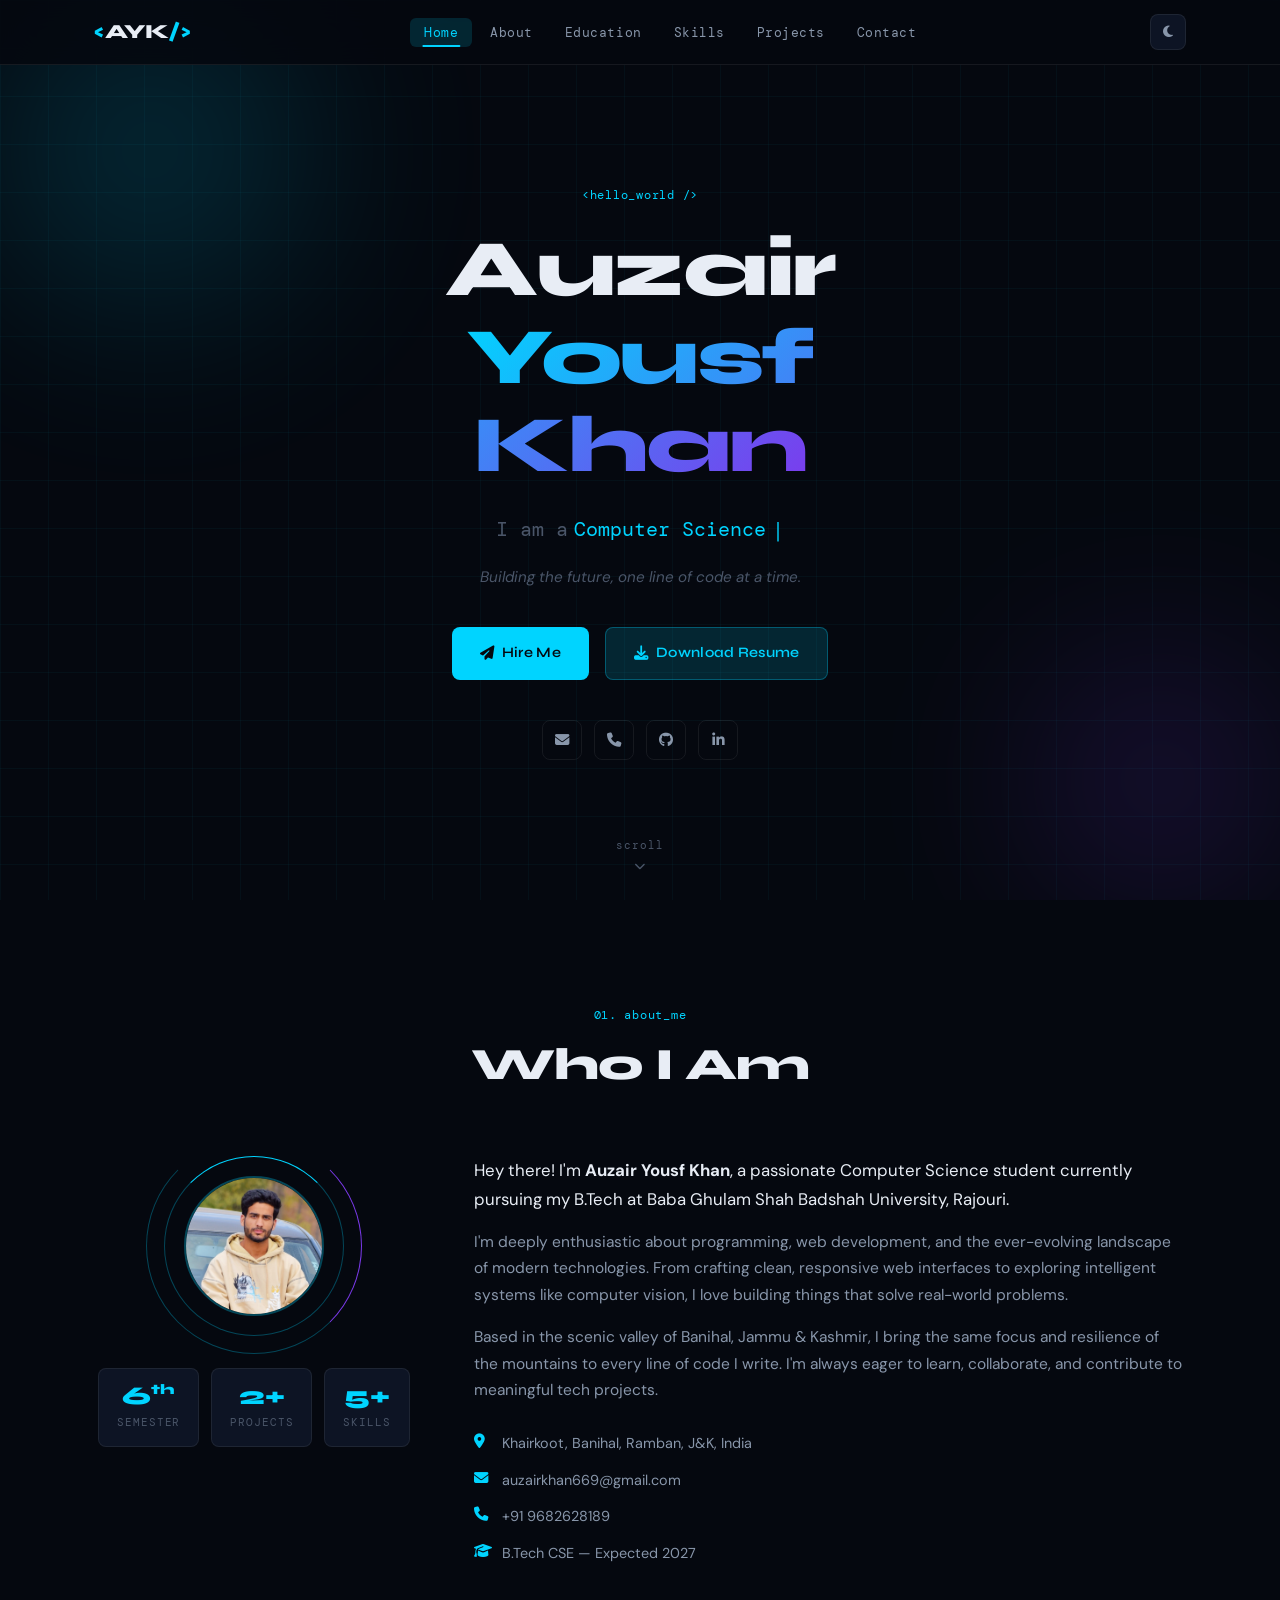
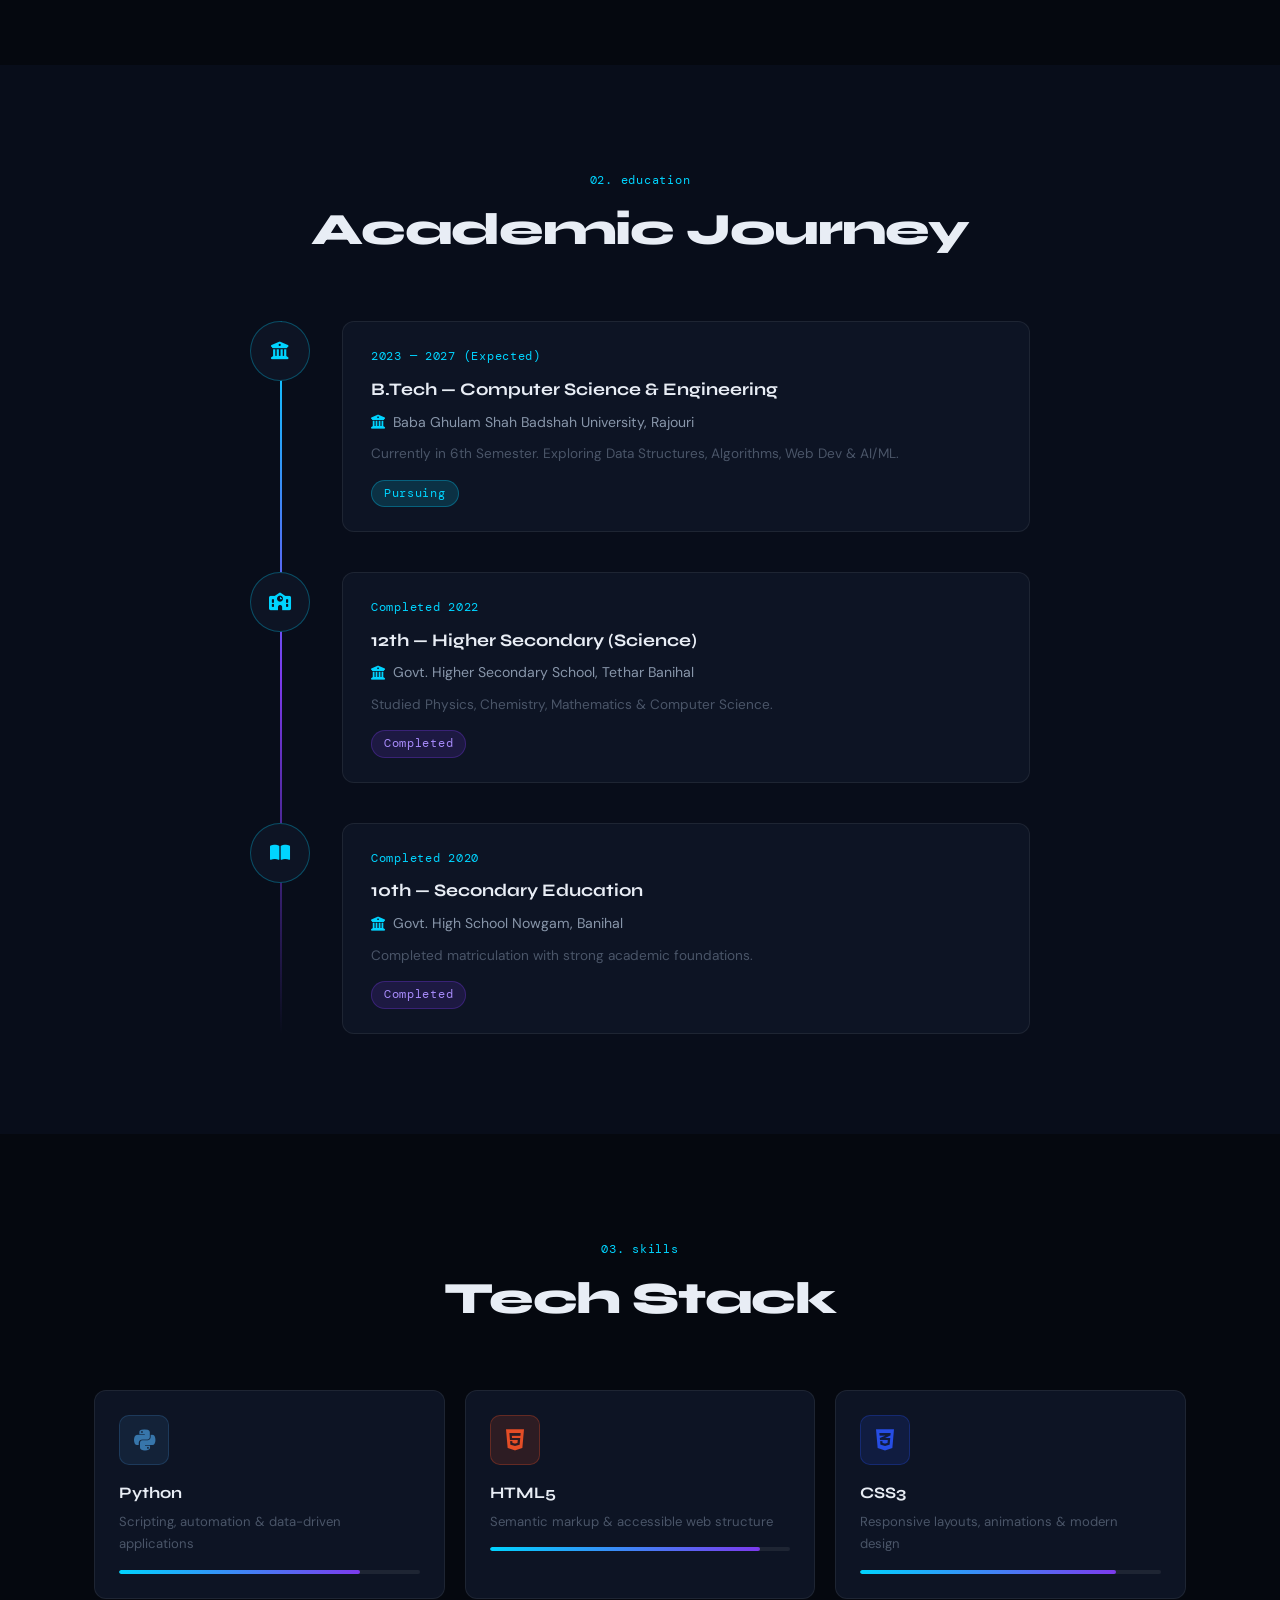
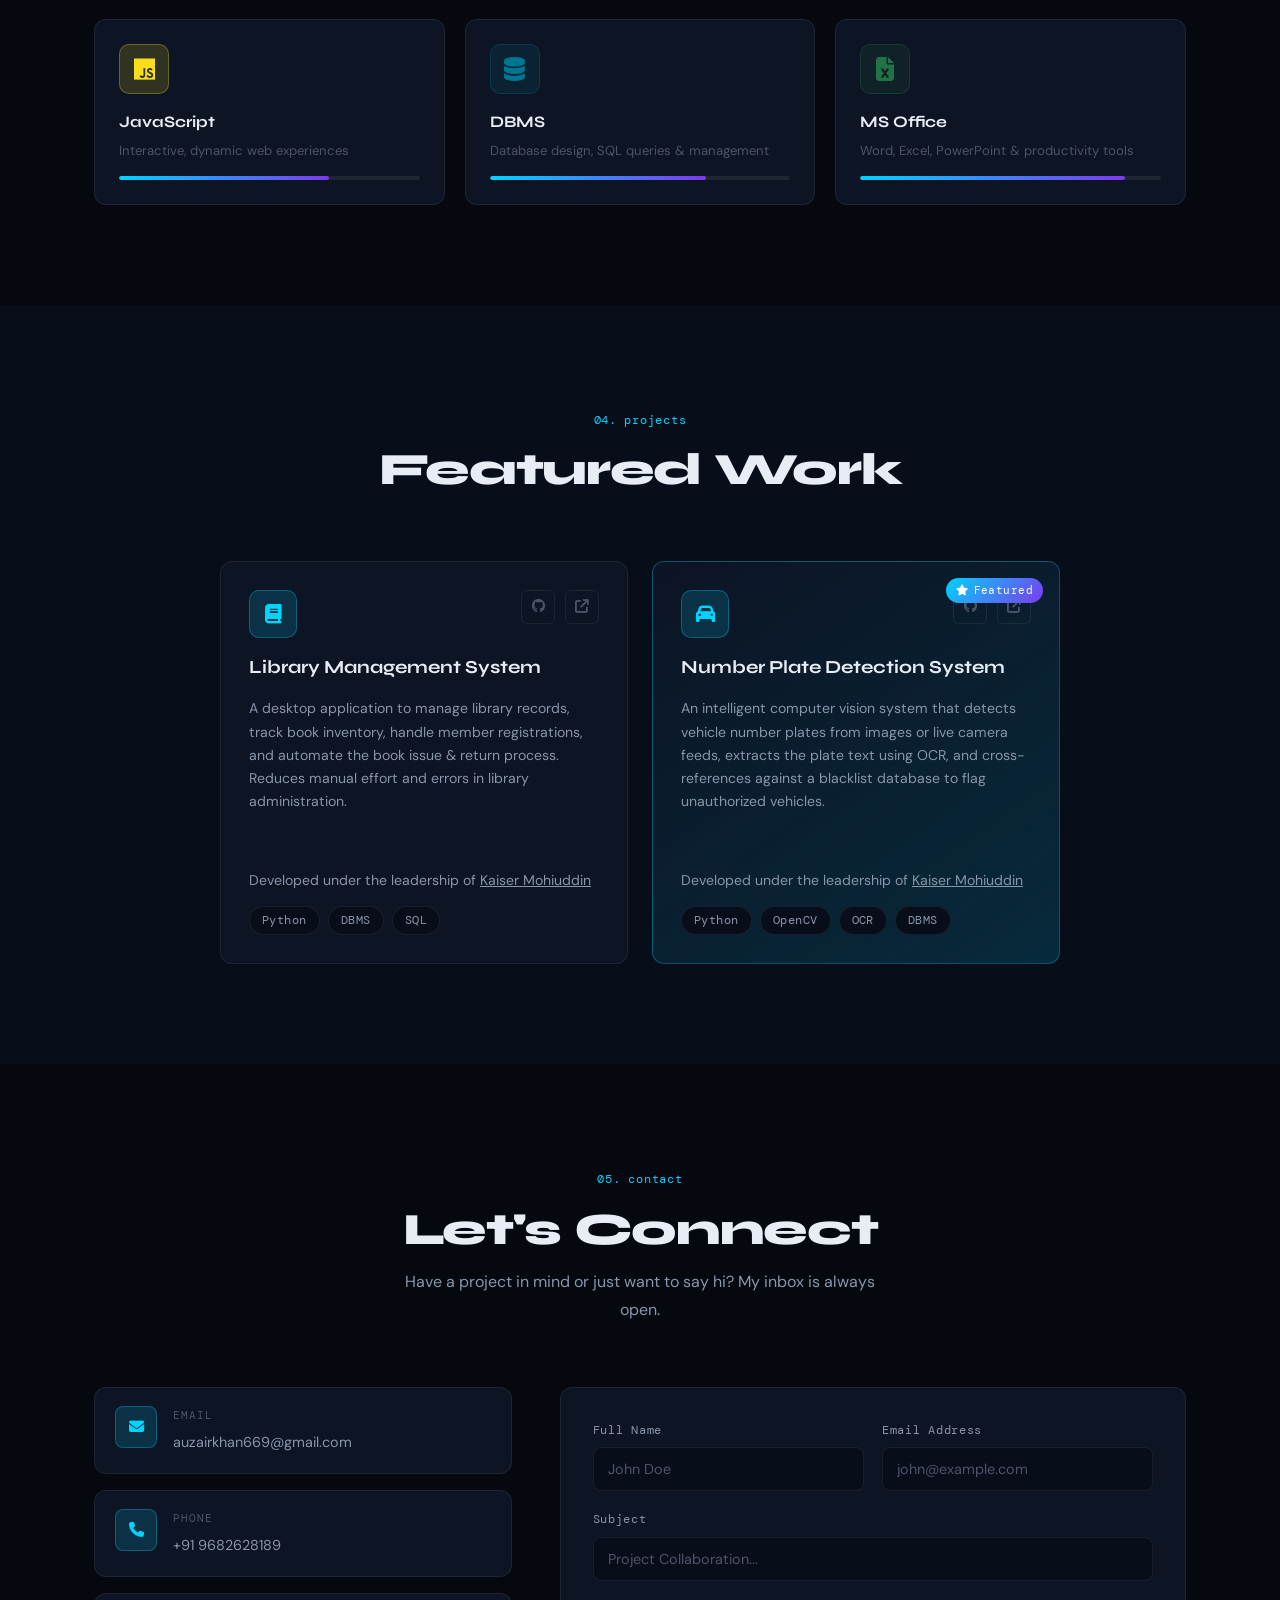
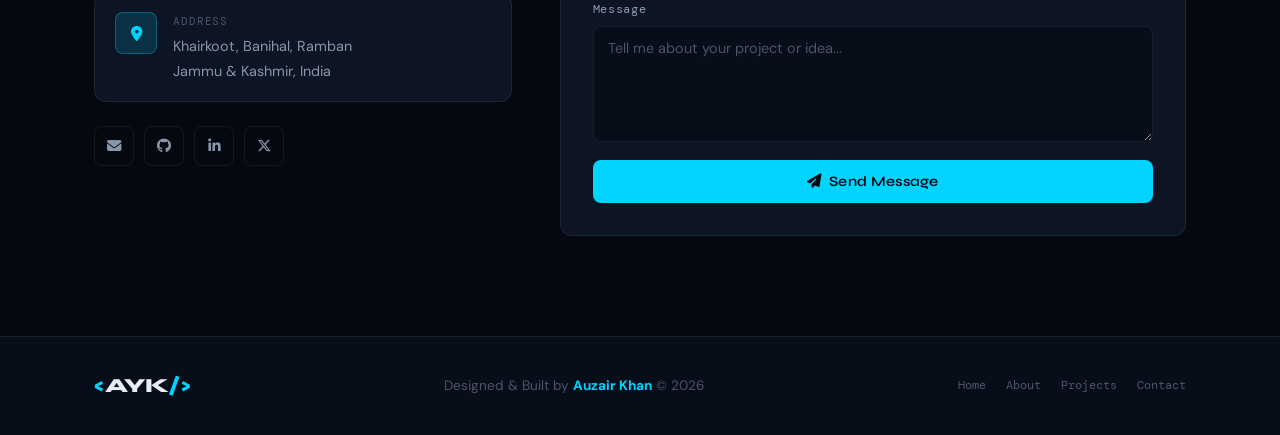
<file: index.html>
<!DOCTYPE html>
<html lang="en" data-theme="dark">
<head>
 <!-- ===== PRIMARY META TAGS ===== -->
<meta charset="UTF-8" />
<meta name="viewport" content="width=device-width, initial-scale=1.0" />
<meta http-equiv="X-UA-Compatible" content="IE=edge" />
<title>Auzair Yousf Khan — CS Student & Web Developer</title>
<meta name="title" content="Auzair Yousf Khan — CS Student & Web Developer" />
<meta name="description" content="Portfolio of Auzair Yousf Khan, a B.Tech CSE student at BGSBU Rajouri. Passionate about Python, Web Development, and modern technologies." />
<meta name="keywords" content="Auzair Yousf Khan, CS Student, Python Developer, Web Developer, BGSBU, Banihal, Jammu Kashmir, Portfolio, B.Tech CSE" />
<meta name="author" content="Auzair Yousf Khan" />
<meta name="robots" content="index, follow" />
<meta name="theme-color" content="#00d4ff" />
<meta name="language" content="English" />

<!-- ===== OPEN GRAPH / FACEBOOK ===== -->
<meta property="og:type" content="website" />
<meta property="og:url" content="https://auzairkhan.dev/" />
<meta property="og:title" content="Auzair Yousf Khan — CS Student & Web Developer" />
<meta property="og:description" content="Portfolio of Auzair Yousf Khan, a B.Tech CSE student passionate about Python, Web Development, and modern technologies." />
<meta property="og:image" content="https://auzairkhan.dev/your-photo.jpg" />
<meta property="og:image:width" content="1200" />
<meta property="og:image:height" content="630" />
<meta property="og:site_name" content="Auzair Yousf Khan Portfolio" />
<meta property="og:locale" content="en_IN" />
<!-- ===== TWITTER CARD ===== -->
<meta name="twitter:card" content="summary_large_image" />
<meta name="twitter:url" content="https://auzairkhan.dev/" />
<meta name="twitter:title" content="Auzair Yousf Khan — CS Student & Web Developer" />
<meta name="twitter:description" content="Portfolio of Auzair Yousf Khan, a B.Tech CSE student passionate about Python, Web Development, and modern technologies." />
<meta name="twitter:image" content="https://auzairkhan.dev/your-photo.jpg" />
<meta name="twitter:creator" content="@auzairkhan" />

<!-- ===== FAVICON ===== -->
<link rel="icon" type="image/png" href="favicon.png" />
<link rel="apple-touch-icon" href="favicon.png" />
<link rel="shortcut icon" href="favicon.ico" />

<!-- ===== CANONICAL URL ===== -->
<link rel="canonical" href="https://auzairkhan.dev/" />
  <link rel="stylesheet" href="style.css" />
  <link rel="preconnect" href="https://fonts.googleapis.com" />
  <link rel="preconnect" href="https://fonts.gstatic.com" crossorigin />
  <link href="https://fonts.googleapis.com/css2?family=Syne:wght@400;600;700;800&family=DM+Mono:ital,wght@0,300;0,400;1,300&family=DM+Sans:ital,opsz,wght@0,9..40,300;0,9..40,400;0,9..40,500;1,9..40,300&display=swap" rel="stylesheet" />
  <link rel="stylesheet" href="https://cdnjs.cloudflare.com/ajax/libs/font-awesome/6.5.0/css/all.min.css" />
</head>
<body>

  <!-- ===== NAVBAR ===== -->
  <nav class="navbar" id="navbar">
    <div class="nav-container">
      <a href="#home" class="nav-logo">
        <span class="logo-bracket">&lt;</span>AYK<span class="logo-bracket">/&gt;</span>
      </a>
      <ul class="nav-links" id="navLinks">
        <li><a href="#home" class="nav-link active">Home</a></li>
        <li><a href="#about" class="nav-link">About</a></li>
        <li><a href="#education" class="nav-link">Education</a></li>
        <li><a href="#skills" class="nav-link">Skills</a></li>
        <li><a href="#projects" class="nav-link">Projects</a></li>
        <li><a href="#contact" class="nav-link">Contact</a></li>
      </ul>
      <div class="nav-actions">
        <button class="theme-toggle" id="themeToggle" aria-label="Toggle theme">
          <i class="fa-solid fa-moon" id="themeIcon"></i>
        </button>
        <button class="hamburger" id="hamburger" aria-label="Menu">
          <span></span><span></span><span></span>
        </button>
      </div>
    </div>
  </nav>

  <!-- ===== HERO ===== -->
  <section class="hero" id="home">
    <div class="hero-bg-grid"></div>
    <div class="hero-orb hero-orb-1"></div>
    <div class="hero-orb hero-orb-2"></div>
    <div class="hero-content">
      <p class="hero-greeting">
        <span class="mono-tag">&lt;hello_world /&gt;</span>
      </p>
      <h1 class="hero-name">Auzair<br /><span class="name-accent">Yousf Khan</span></h1>
      <div class="hero-typing-wrap">
        <span class="typing-prefix">I am a </span>
        <span class="typing-text" id="typingText"></span>
        <span class="typing-cursor">|</span>
      </div>
      <p class="hero-sub">Building the future, one line of code at a time.</p>
      <div class="hero-btns">
        <a href="#contact" class="btn btn-primary">
          <i class="fa-solid fa-paper-plane"></i> Hire Me
        </a>
        <a href="#" class="btn btn-outline" download>
          <i class="fa-solid fa-download"></i> Download Resume
        </a>
      </div>
      <div class="hero-socials">
        <a href="mailto:auzairkhan669@gmail.com" class="social-icon" aria-label="Email"><i class="fa-solid fa-envelope"></i></a>
        <a href="tel:+919682628189" class="social-icon" aria-label="Phone"><i class="fa-solid fa-phone"></i></a>
        <a href="#" class="social-icon" aria-label="GitHub"><i class="fa-brands fa-github"></i></a>
        <a href="#" class="social-icon" aria-label="LinkedIn"><i class="fa-brands fa-linkedin-in"></i></a>
      </div>
    </div>
    <div class="hero-scroll-hint">
      <span>scroll</span>
      <i class="fa-solid fa-chevron-down"></i>
    </div>
  </section>

  <!-- ===== ABOUT ===== -->
  <section class="section" id="about">
    <div class="container">
      <div class="section-header fade-in">
        <span class="section-tag mono-tag">01. about_me</span>
        <h2 class="section-title">Who I Am</h2>
      </div>
      <div class="about-grid fade-in">
        <div class="about-avatar-wrap">
<div class="about-avatar">
  <img src="auzair.jpeg" alt="Auzair Yousf Khan" style="width:140px; height:140px; border-radius:50%; object-fit:cover; border:2px solid var(--border-accent); position:relative; z-index:1;" />
  <div class="avatar-ring"></div>
  <div class="avatar-ring ring-2"></div>
</div>
          <div class="about-stats">
            <div class="stat-card">
              <span class="stat-num">6<span class="stat-sup">th</span></span>
              <span class="stat-label">Semester</span>
            </div>
            <div class="stat-card">
              <span class="stat-num">2+</span>
              <span class="stat-label">Projects</span>
            </div>
            <div class="stat-card">
              <span class="stat-num">5+</span>
              <span class="stat-label">Skills</span>
            </div>
          </div>
        </div>
        <div class="about-text">
          <p class="about-intro">Hey there! I'm <strong>Auzair Yousf Khan</strong>, a passionate Computer Science student currently pursuing my B.Tech at Baba Ghulam Shah Badshah University, Rajouri.</p>
          <p>I'm deeply enthusiastic about programming, web development, and the ever-evolving landscape of modern technologies. From crafting clean, responsive web interfaces to exploring intelligent systems like computer vision, I love building things that solve real-world problems.</p>
          <p>Based in the scenic valley of Banihal, Jammu & Kashmir, I bring the same focus and resilience of the mountains to every line of code I write. I'm always eager to learn, collaborate, and contribute to meaningful tech projects.</p>
          <div class="about-details">
            <div class="detail-item">
              <i class="fa-solid fa-location-dot"></i>
              <span>Khairkoot, Banihal, Ramban, J&K, India</span>
            </div>
            <div class="detail-item">
              <i class="fa-solid fa-envelope"></i>
              <a href="mailto:auzairkhan669@gmail.com">auzairkhan669@gmail.com</a>
            </div>
            <div class="detail-item">
              <i class="fa-solid fa-phone"></i>
              <a href="tel:+919682628189">+91 9682628189</a>
            </div>
            <div class="detail-item">
              <i class="fa-solid fa-graduation-cap"></i>
              <span>B.Tech CSE — Expected 2027</span>
            </div>
          </div>
        </div>
      </div>
    </div>
  </section>

  <!-- ===== EDUCATION ===== -->
  <section class="section section-alt" id="education">
    <div class="container">
      <div class="section-header fade-in">
        <span class="section-tag mono-tag">02. education</span>
        <h2 class="section-title">Academic Journey</h2>
      </div>
      <div class="timeline fade-in">

        <div class="timeline-item">
          <div class="timeline-dot"><i class="fa-solid fa-university"></i></div>
          <div class="timeline-card">
            <span class="edu-year">2023 — 2027 (Expected)</span>
            <h3 class="edu-degree">B.Tech — Computer Science & Engineering</h3>
            <p class="edu-inst"><i class="fa-solid fa-building-columns"></i> Baba Ghulam Shah Badshah University, Rajouri</p>
            <p class="edu-note">Currently in 6th Semester. Exploring Data Structures, Algorithms, Web Dev & AI/ML.</p>
            <span class="edu-badge">Pursuing</span>
          </div>
        </div>

        <div class="timeline-item">
          <div class="timeline-dot"><i class="fa-solid fa-school"></i></div>
          <div class="timeline-card">
            <span class="edu-year">Completed 2022</span>
            <h3 class="edu-degree">12th — Higher Secondary (Science)</h3>
            <p class="edu-inst"><i class="fa-solid fa-building-columns"></i> Govt. Higher Secondary School, Tethar Banihal</p>
            <p class="edu-note">Studied Physics, Chemistry, Mathematics & Computer Science.</p>
            <span class="edu-badge edu-badge-done">Completed</span>
          </div>
        </div>

        <div class="timeline-item">
          <div class="timeline-dot"><i class="fa-solid fa-book-open"></i></div>
          <div class="timeline-card">
            <span class="edu-year">Completed 2020</span>
            <h3 class="edu-degree">10th — Secondary Education</h3>
            <p class="edu-inst"><i class="fa-solid fa-building-columns"></i> Govt. High School Nowgam, Banihal</p>
            <p class="edu-note">Completed matriculation with strong academic foundations.</p>
            <span class="edu-badge edu-badge-done">Completed</span>
          </div>
        </div>

      </div>
    </div>
  </section>

  <!-- ===== SKILLS ===== -->
  <section class="section" id="skills">
    <div class="container">
      <div class="section-header fade-in">
        <span class="section-tag mono-tag">03. skills</span>
        <h2 class="section-title">Tech Stack</h2>
      </div>
      <div class="skills-grid fade-in">

        <div class="skill-card">
          <div class="skill-icon-wrap" style="--clr: #3776AB">
            <i class="fa-brands fa-python"></i>
          </div>
          <h4 class="skill-name">Python</h4>
          <p class="skill-desc">Scripting, automation & data-driven applications</p>
          <div class="skill-bar"><div class="skill-fill" style="--pct: 80%"></div></div>
        </div>

        <div class="skill-card">
          <div class="skill-icon-wrap" style="--clr: #E44D26">
            <i class="fa-brands fa-html5"></i>
          </div>
          <h4 class="skill-name">HTML5</h4>
          <p class="skill-desc">Semantic markup & accessible web structure</p>
          <div class="skill-bar"><div class="skill-fill" style="--pct: 90%"></div></div>
        </div>

        <div class="skill-card">
          <div class="skill-icon-wrap" style="--clr: #264DE4">
            <i class="fa-brands fa-css3-alt"></i>
          </div>
          <h4 class="skill-name">CSS3</h4>
          <p class="skill-desc">Responsive layouts, animations & modern design</p>
          <div class="skill-bar"><div class="skill-fill" style="--pct: 85%"></div></div>
        </div>

        <div class="skill-card">
          <div class="skill-icon-wrap" style="--clr: #F7DF1E">
            <i class="fa-brands fa-js"></i>
          </div>
          <h4 class="skill-name">JavaScript</h4>
          <p class="skill-desc">Interactive, dynamic web experiences</p>
          <div class="skill-bar"><div class="skill-fill" style="--pct: 70%"></div></div>
        </div>

        <div class="skill-card">
          <div class="skill-icon-wrap" style="--clr: #00758F">
            <i class="fa-solid fa-database"></i>
          </div>
          <h4 class="skill-name">DBMS</h4>
          <p class="skill-desc">Database design, SQL queries & management</p>
          <div class="skill-bar"><div class="skill-fill" style="--pct: 72%"></div></div>
        </div>

        <div class="skill-card">
          <div class="skill-icon-wrap" style="--clr: #217346">
            <i class="fa-solid fa-file-excel"></i>
          </div>
          <h4 class="skill-name">MS Office</h4>
          <p class="skill-desc">Word, Excel, PowerPoint & productivity tools</p>
          <div class="skill-bar"><div class="skill-fill" style="--pct: 88%"></div></div>
        </div>

      </div>
    </div>
  </section>

  <!-- ===== PROJECTS ===== -->
  <section class="section section-alt" id="projects">
    <div class="container">
      <div class="section-header fade-in">
        <span class="section-tag mono-tag">04. projects</span>
        <h2 class="section-title">Featured Work</h2>
      </div>
      <div class="projects-grid fade-in">

        <div class="project-card">
          <div class="project-top">
            <div class="project-icon"><i class="fa-solid fa-book"></i></div>
            <div class="project-links">
              <a href="#" aria-label="GitHub"><i class="fa-brands fa-github"></i></a>
              <a href="#" aria-label="Live"><i class="fa-solid fa-arrow-up-right-from-square"></i></a>
            </div>
          </div>
          <h3 class="project-title">Library Management System</h3>
          <p class="project-desc">A desktop application to manage library records, track book inventory, handle member registrations, and automate the book issue & return process. Reduces manual effort and errors in library administration.</p>
          <br>
          <p class="project-desc">Developed under the leadership of <u><a href="https://kaisermohiuddin.me">Kaiser Mohiuddin</a></u></p>
          <div class="project-tags">
            <span class="tag">Python</span>
            <span class="tag">DBMS</span>
            <span class="tag">SQL</span>
          </div>
        </div>

        <div class="project-card project-featured">
          <div class="project-featured-badge"><i class="fa-solid fa-star"></i> Featured</div>
          <div class="project-top">
            <div class="project-icon"><i class="fa-solid fa-car"></i></div>
            <div class="project-links">
              <a href="#" aria-label="GitHub"><i class="fa-brands fa-github"></i></a>
              <a href="#" aria-label="Live"><i class="fa-solid fa-arrow-up-right-from-square"></i></a>
            </div>
          </div>
          <h3 class="project-title">Number Plate Detection System</h3>
          <p class="project-desc">An intelligent computer vision system that detects vehicle number plates from images or live camera feeds, extracts the plate text using OCR, and cross-references against a blacklist database to flag unauthorized vehicles.</p>
          <br>
          <p class="project-desc">Developed under the leadership of <u><a href="https://kaisermohiuddin.me">Kaiser Mohiuddin</a></u></p>
          <div class="project-tags">
            <span class="tag">Python</span>
            <span class="tag">OpenCV</span>
            <span class="tag">OCR</span>
            <span class="tag">DBMS</span>
          </div>
        </div>

      </div>
    </div>
  </section>

  <!-- ===== CONTACT ===== -->
  <section class="section" id="contact">
    <div class="container">
      <div class="section-header fade-in">
        <span class="section-tag mono-tag">05. contact</span>
        <h2 class="section-title">Let's Connect</h2>
        <p class="section-sub">Have a project in mind or just want to say hi? My inbox is always open.</p>
      </div>
      <div class="contact-grid fade-in">
        <div class="contact-info">
          <div class="contact-card">
            <div class="contact-icon-wrap"><i class="fa-solid fa-envelope"></i></div>
            <div>
              <p class="contact-label">Email</p>
              <a href="mailto:auzairkhan669@gmail.com" class="contact-value">auzairkhan669@gmail.com</a>
            </div>
          </div>
          <div class="contact-card">
            <div class="contact-icon-wrap"><i class="fa-solid fa-phone"></i></div>
            <div>
              <p class="contact-label">Phone</p>
              <a href="tel:+919682628189" class="contact-value">+91 9682628189</a>
            </div>
          </div>
          <div class="contact-card">
            <div class="contact-icon-wrap"><i class="fa-solid fa-location-dot"></i></div>
            <div>
              <p class="contact-label">Address</p>
              <p class="contact-value">Khairkoot, Banihal, Ramban<br />Jammu & Kashmir, India</p>
            </div>
          </div>
          <div class="contact-socials">
            <a href="mailto:auzairkhan669@gmail.com" class="social-icon" aria-label="Email"><i class="fa-solid fa-envelope"></i></a>
            <a href="#" class="social-icon" aria-label="GitHub"><i class="fa-brands fa-github"></i></a>
            <a href="#" class="social-icon" aria-label="LinkedIn"><i class="fa-brands fa-linkedin-in"></i></a>
            <a href="#" class="social-icon" aria-label="Twitter"><i class="fa-brands fa-x-twitter"></i></a>
          </div>
        </div>

        <form class="contact-form" id="contactForm" novalidate>
          <div class="form-row">
            <div class="form-group">
              <label for="name">Full Name</label>
              <input type="text" id="name" placeholder="John Doe" required />
            </div>
            <div class="form-group">
              <label for="email">Email Address</label>
              <input type="email" id="email" placeholder="john@example.com" required />
            </div>
          </div>
          <div class="form-group">
            <label for="subject">Subject</label>
            <input type="text" id="subject" placeholder="Project Collaboration..." required />
          </div>
          <div class="form-group">
            <label for="message">Message</label>
            <textarea id="message" rows="5" placeholder="Tell me about your project or idea..." required></textarea>
          </div>
          <button type="submit" class="btn btn-primary btn-full">
            <i class="fa-solid fa-paper-plane"></i> Send Message
          </button>
          <p class="form-success" id="formSuccess">
            <i class="fa-solid fa-circle-check"></i> Message sent! I'll get back to you soon.
          </p>
        </form>
      </div>
    </div>
  </section>

  <!-- ===== FOOTER ===== -->
  <footer class="footer">
    <div class="container">
      <div class="footer-inner">
        <a href="#home" class="nav-logo">
          <span class="logo-bracket">&lt;</span>AYK<span class="logo-bracket">/&gt;</span>
        </a>
        <p class="footer-copy">Designed &amp; Built by <strong>Auzair Khan</strong> &copy; <span id="year"></span></p>
        <div class="footer-links">
          <a href="#home">Home</a>
          <a href="#about">About</a>
          <a href="#projects">Projects</a>
          <a href="#contact">Contact</a>
        </div>
      </div>
    </div>
  </footer>

  <!-- Back to Top -->
  <button class="back-to-top" id="backToTop" aria-label="Back to top">
    <i class="fa-solid fa-chevron-up"></i>
  </button>

  <script src="script.js"></script>
</body>
</html>
</file>
<file: style.css>
/* ============================================================
   AUZAIR YOUSF KHAN — PORTFOLIO
   Theme: Dark Cyberpunk-Editorial
   Fonts: Syne (display) + DM Mono + DM Sans
============================================================ */

/* ===== CSS VARIABLES ===== */
:root {
  /* Dark Theme */
  --bg-primary: #05080f;
  --bg-secondary: #080d1a;
  --bg-card: #0d1424;
  --bg-card-hover: #111b30;
  --surface: #0f1929;

  --accent: #00d4ff;
  --accent-dim: rgba(0, 212, 255, 0.15);
  --accent-glow: rgba(0, 212, 255, 0.3);
  --accent-2: #7c3aed;
  --accent-2-dim: rgba(124, 58, 237, 0.15);

  --text-primary: #e8edf5;
  --text-secondary: #8896aa;
  --text-muted: #4a5568;

  --border: rgba(255, 255, 255, 0.07);
  --border-accent: rgba(0, 212, 255, 0.3);

  --nav-bg: rgba(5, 8, 15, 0.85);
  --shadow: 0 8px 32px rgba(0, 0, 0, 0.4);
  --shadow-accent: 0 0 30px rgba(0, 212, 255, 0.15);

  --radius: 12px;
  --radius-sm: 8px;
  --transition: 0.3s cubic-bezier(0.4, 0, 0.2, 1);
}

[data-theme="light"] {
  --bg-primary: #f0f4fa;
  --bg-secondary: #e4ebf5;
  --bg-card: #ffffff;
  --bg-card-hover: #f8faff;
  --surface: #ffffff;

  --accent: #0077cc;
  --accent-dim: rgba(0, 119, 204, 0.1);
  --accent-glow: rgba(0, 119, 204, 0.2);
  --accent-2: #6d28d9;
  --accent-2-dim: rgba(109, 40, 217, 0.1);

  --text-primary: #0d1424;
  --text-secondary: #4a5568;
  --text-muted: #94a3b8;

  --border: rgba(0, 0, 0, 0.08);
  --border-accent: rgba(0, 119, 204, 0.3);

  --nav-bg: rgba(240, 244, 250, 0.88);
  --shadow: 0 8px 32px rgba(0, 0, 0, 0.1);
  --shadow-accent: 0 0 30px rgba(0, 119, 204, 0.1);
}

/* ===== RESET & BASE ===== */
*, *::before, *::after { box-sizing: border-box; margin: 0; padding: 0; }

html {
  scroll-behavior: smooth;
  font-size: 16px;
}

body {
  font-family: 'DM Sans', sans-serif;
  background-color: var(--bg-primary);
  color: var(--text-primary);
  line-height: 1.7;
  overflow-x: hidden;
  transition: background-color 0.4s ease, color 0.4s ease;
}

a { text-decoration: none; color: inherit; }
ul { list-style: none; }
img { max-width: 100%; display: block; }
button { cursor: pointer; border: none; background: none; font-family: inherit; }

.container {
  max-width: 1140px;
  margin: 0 auto;
  padding: 0 24px;
}

/* ===== MONO TAG ===== */
.mono-tag {
  font-family: 'DM Mono', monospace;
  font-size: 0.78rem;
  color: var(--accent);
  letter-spacing: 0.06em;
}

/* ===== SCROLLBAR ===== */
::-webkit-scrollbar { width: 5px; }
::-webkit-scrollbar-track { background: var(--bg-primary); }
::-webkit-scrollbar-thumb { background: var(--accent); border-radius: 999px; }

/* ===== SELECTION ===== */
::selection { background: var(--accent-dim); color: var(--accent); }

/* ============================================================
   NAVBAR
============================================================ */
.navbar {
  position: fixed;
  top: 0; left: 0; right: 0;
  z-index: 1000;
  background: var(--nav-bg);
  backdrop-filter: blur(16px);
  -webkit-backdrop-filter: blur(16px);
  border-bottom: 1px solid var(--border);
  transition: var(--transition);
}

.navbar.scrolled {
  box-shadow: var(--shadow);
}

.nav-container {
  max-width: 1140px;
  margin: 0 auto;
  padding: 0 24px;
  height: 64px;
  display: flex;
  align-items: center;
  justify-content: space-between;
}

.nav-logo {
  font-family: 'Syne', sans-serif;
  font-weight: 800;
  font-size: 1.25rem;
  letter-spacing: -0.02em;
  color: var(--text-primary);
  transition: color var(--transition);
}
.nav-logo:hover { color: var(--accent); }
.logo-bracket { color: var(--accent); }

.nav-links {
  display: flex;
  gap: 4px;
}

.nav-link {
  font-family: 'DM Mono', monospace;
  font-size: 0.8rem;
  letter-spacing: 0.04em;
  padding: 6px 14px;
  border-radius: 6px;
  color: var(--text-secondary);
  transition: var(--transition);
  position: relative;
}
.nav-link::after {
  content: '';
  position: absolute;
  bottom: 0; left: 50%;
  transform: translateX(-50%);
  width: 0; height: 2px;
  background: var(--accent);
  border-radius: 2px;
  transition: width var(--transition);
}
.nav-link:hover, .nav-link.active {
  color: var(--accent);
  background: var(--accent-dim);
}
.nav-link:hover::after, .nav-link.active::after { width: 60%; }

.nav-actions {
  display: flex;
  align-items: center;
  gap: 12px;
}

.theme-toggle {
  width: 36px; height: 36px;
  border-radius: 8px;
  border: 1px solid var(--border);
  display: flex;
  align-items: center;
  justify-content: center;
  color: var(--text-secondary);
  transition: var(--transition);
  background: var(--bg-card);
}
.theme-toggle:hover {
  color: var(--accent);
  border-color: var(--border-accent);
  background: var(--accent-dim);
}

.hamburger {
  display: none;
  flex-direction: column;
  gap: 5px;
  padding: 6px;
}
.hamburger span {
  display: block;
  width: 22px; height: 2px;
  background: var(--text-secondary);
  border-radius: 2px;
  transition: var(--transition);
}
.hamburger.open span:nth-child(1) { transform: translateY(7px) rotate(45deg); }
.hamburger.open span:nth-child(2) { opacity: 0; }
.hamburger.open span:nth-child(3) { transform: translateY(-7px) rotate(-45deg); }

/* ============================================================
   HERO
============================================================ */
.hero {
  min-height: 100vh;
  display: flex;
  align-items: center;
  justify-content: center;
  position: relative;
  overflow: hidden;
  padding: 100px 24px 60px;
  text-align: center;
}

.hero-bg-grid {
  position: absolute;
  inset: 0;
  background-image:
    linear-gradient(rgba(0, 212, 255, 0.04) 1px, transparent 1px),
    linear-gradient(90deg, rgba(0, 212, 255, 0.04) 1px, transparent 1px);
  background-size: 48px 48px;
  animation: gridDrift 20s linear infinite;
}
@keyframes gridDrift {
  0% { transform: translateY(0); }
  100% { transform: translateY(48px); }
}

.hero-orb {
  position: absolute;
  border-radius: 50%;
  filter: blur(80px);
  opacity: 0.2;
  pointer-events: none;
}
.hero-orb-1 {
  width: 500px; height: 500px;
  background: radial-gradient(circle, var(--accent), transparent 70%);
  top: -100px; left: -100px;
  animation: orbFloat 8s ease-in-out infinite;
}
.hero-orb-2 {
  width: 400px; height: 400px;
  background: radial-gradient(circle, var(--accent-2), transparent 70%);
  bottom: -80px; right: -80px;
  animation: orbFloat 10s ease-in-out infinite reverse;
}
@keyframes orbFloat {
  0%, 100% { transform: translate(0, 0); }
  50% { transform: translate(30px, -30px); }
}

.hero-content {
  position: relative;
  z-index: 1;
  max-width: 700px;
}

.hero-greeting {
  margin-bottom: 18px;
  animation: fadeDown 0.6s ease both;
}

.hero-name {
  font-family: 'Syne', sans-serif;
  font-size: clamp(2.8rem, 7vw, 5rem);
  font-weight: 800;
  line-height: 1.1;
  letter-spacing: -0.03em;
  margin-bottom: 20px;
  animation: fadeDown 0.7s ease 0.1s both;
}
.name-accent {
  background: linear-gradient(135deg, var(--accent), var(--accent-2));
  -webkit-background-clip: text;
  -webkit-text-fill-color: transparent;
  background-clip: text;
}

.hero-typing-wrap {
  font-family: 'DM Mono', monospace;
  font-size: clamp(1rem, 2.5vw, 1.25rem);
  color: var(--text-secondary);
  margin-bottom: 16px;
  animation: fadeDown 0.7s ease 0.2s both;
  min-height: 2em;
  display: flex;
  align-items: center;
  justify-content: center;
  gap: 6px;
  flex-wrap: wrap;
}
.typing-prefix { color: var(--text-muted); }
.typing-text { color: var(--accent); }
.typing-cursor {
  color: var(--accent);
  animation: blink 0.9s step-end infinite;
  font-weight: 300;
}
@keyframes blink { 0%, 100% { opacity: 1; } 50% { opacity: 0; } }

.hero-sub {
  color: var(--text-muted);
  font-size: 0.95rem;
  margin-bottom: 36px;
  font-style: italic;
  animation: fadeDown 0.7s ease 0.3s both;
}

.hero-btns {
  display: flex;
  gap: 16px;
  justify-content: center;
  flex-wrap: wrap;
  margin-bottom: 40px;
  animation: fadeDown 0.7s ease 0.4s both;
}

.hero-socials {
  display: flex;
  gap: 12px;
  justify-content: center;
  animation: fadeDown 0.7s ease 0.5s both;
}

.social-icon {
  width: 40px; height: 40px;
  border-radius: 8px;
  border: 1px solid var(--border);
  display: flex;
  align-items: center;
  justify-content: center;
  color: var(--text-secondary);
  transition: var(--transition);
  font-size: 0.9rem;
}
.social-icon:hover {
  color: var(--accent);
  border-color: var(--border-accent);
  background: var(--accent-dim);
  transform: translateY(-3px);
  box-shadow: 0 4px 16px var(--accent-glow);
}

.hero-scroll-hint {
  position: absolute;
  bottom: 28px; left: 50%;
  transform: translateX(-50%);
  display: flex;
  flex-direction: column;
  align-items: center;
  gap: 6px;
  color: var(--text-muted);
  font-family: 'DM Mono', monospace;
  font-size: 0.7rem;
  letter-spacing: 0.1em;
  animation: bounce 2s ease-in-out infinite;
}
@keyframes bounce {
  0%, 100% { transform: translateX(-50%) translateY(0); }
  50% { transform: translateX(-50%) translateY(6px); }
}

/* ===== BUTTONS ===== */
.btn {
  display: inline-flex;
  align-items: center;
  gap: 8px;
  padding: 13px 28px;
  border-radius: var(--radius-sm);
  font-family: 'Syne', sans-serif;
  font-weight: 600;
  font-size: 0.9rem;
  letter-spacing: 0.02em;
  transition: var(--transition);
  white-space: nowrap;
}
.btn-primary {
  background: var(--accent);
  color: #05080f;
}
.btn-primary:hover {
  transform: translateY(-2px);
  box-shadow: 0 8px 24px var(--accent-glow);
  filter: brightness(1.1);
}
.btn-outline {
  border: 1.5px solid var(--border-accent);
  color: var(--accent);
  background: var(--accent-dim);
}
.btn-outline:hover {
  background: var(--accent);
  color: #05080f;
  transform: translateY(-2px);
  box-shadow: 0 8px 24px var(--accent-glow);
}
.btn-full { width: 100%; justify-content: center; }

/* ============================================================
   SECTIONS
============================================================ */
.section { padding: 100px 0; }
.section-alt { background: var(--bg-secondary); }

.section-header {
  text-align: center;
  margin-bottom: 64px;
}
.section-tag {
  display: inline-block;
  margin-bottom: 12px;
}
.section-title {
  font-family: 'Syne', sans-serif;
  font-size: clamp(2rem, 4vw, 2.8rem);
  font-weight: 800;
  letter-spacing: -0.03em;
  line-height: 1.2;
}
.section-sub {
  color: var(--text-secondary);
  margin-top: 12px;
  font-size: 1rem;
  max-width: 480px;
  margin-left: auto;
  margin-right: auto;
}

/* ===== FADE IN ANIMATION ===== */
.fade-in {
  opacity: 0;
  transform: translateY(28px);
  transition: opacity 0.7s ease, transform 0.7s ease;
}
.fade-in.visible {
  opacity: 1;
  transform: translateY(0);
}

@keyframes fadeDown {
  from { opacity: 0; transform: translateY(-16px); }
  to { opacity: 1; transform: translateY(0); }
}

/* ============================================================
   ABOUT
============================================================ */
.about-grid {
  display: grid;
  grid-template-columns: 320px 1fr;
  gap: 60px;
  align-items: start;
}

.about-avatar-wrap {
  display: flex;
  flex-direction: column;
  align-items: center;
  gap: 32px;
}

.about-avatar {
  position: relative;
  width: 180px; height: 180px;
  display: flex;
  align-items: center;
  justify-content: center;
}
.avatar-initials {
  width: 140px; height: 140px;
  border-radius: 50%;
  background: linear-gradient(135deg, var(--accent-dim), var(--accent-2-dim));
  border: 2px solid var(--border-accent);
  display: flex;
  align-items: center;
  justify-content: center;
  font-family: 'Syne', sans-serif;
  font-size: 2rem;
  font-weight: 800;
  color: var(--accent);
  position: relative;
  z-index: 1;
}
.avatar-ring {
  position: absolute;
  inset: 0;
  border-radius: 50%;
  border: 1.5px solid var(--border-accent);
  animation: spin 8s linear infinite;
  border-top-color: var(--accent);
}
.ring-2 {
  inset: -18px;
  border-top-color: transparent;
  border-right-color: var(--accent-2);
  animation-duration: 12s;
  animation-direction: reverse;
}
@keyframes spin { to { transform: rotate(360deg); } }

.about-stats {
  display: flex;
  gap: 12px;
  flex-wrap: wrap;
  justify-content: center;
}
.stat-card {
  background: var(--bg-card);
  border: 1px solid var(--border);
  border-radius: var(--radius-sm);
  padding: 14px 18px;
  text-align: center;
  min-width: 80px;
  transition: var(--transition);
}
.stat-card:hover {
  border-color: var(--border-accent);
  background: var(--accent-dim);
  transform: translateY(-3px);
}
.stat-num {
  display: block;
  font-family: 'Syne', sans-serif;
  font-size: 1.6rem;
  font-weight: 800;
  color: var(--accent);
  line-height: 1;
}
.stat-sup { font-size: 0.9rem; vertical-align: super; }
.stat-label {
  display: block;
  font-family: 'DM Mono', monospace;
  font-size: 0.7rem;
  color: var(--text-muted);
  margin-top: 4px;
  text-transform: uppercase;
  letter-spacing: 0.08em;
}

.about-text p {
  color: var(--text-secondary);
  margin-bottom: 16px;
  font-size: 0.97rem;
}
.about-text p strong { color: var(--text-primary); }
.about-intro { font-size: 1.05rem !important; color: var(--text-primary) !important; }

.about-details {
  margin-top: 28px;
  display: flex;
  flex-direction: column;
  gap: 12px;
}
.detail-item {
  display: flex;
  align-items: flex-start;
  gap: 12px;
  font-size: 0.9rem;
  color: var(--text-secondary);
}
.detail-item i {
  color: var(--accent);
  width: 16px;
  flex-shrink: 0;
  margin-top: 3px;
}
.detail-item a:hover { color: var(--accent); }

/* ============================================================
   EDUCATION TIMELINE
============================================================ */
.timeline {
  position: relative;
  max-width: 780px;
  margin: 0 auto;
}
.timeline::before {
  content: '';
  position: absolute;
  left: 30px;
  top: 0; bottom: 0;
  width: 1.5px;
  background: linear-gradient(to bottom, var(--accent), var(--accent-2), transparent);
}

.timeline-item {
  display: flex;
  gap: 32px;
  margin-bottom: 40px;
  position: relative;
}
.timeline-item:last-child { margin-bottom: 0; }

.timeline-dot {
  flex-shrink: 0;
  width: 60px; height: 60px;
  border-radius: 50%;
  background: var(--bg-card);
  border: 1.5px solid var(--border-accent);
  display: flex;
  align-items: center;
  justify-content: center;
  color: var(--accent);
  font-size: 1.1rem;
  position: relative;
  z-index: 1;
  transition: var(--transition);
}
.timeline-item:hover .timeline-dot {
  background: var(--accent-dim);
  box-shadow: 0 0 20px var(--accent-glow);
}

.timeline-card {
  flex: 1;
  background: var(--bg-card);
  border: 1px solid var(--border);
  border-radius: var(--radius);
  padding: 24px 28px;
  transition: var(--transition);
  position: relative;
}
.timeline-card:hover {
  border-color: var(--border-accent);
  background: var(--bg-card-hover);
  transform: translateX(4px);
  box-shadow: var(--shadow-accent);
}

.edu-year {
  font-family: 'DM Mono', monospace;
  font-size: 0.75rem;
  color: var(--accent);
  letter-spacing: 0.06em;
  display: block;
  margin-bottom: 8px;
}
.edu-degree {
  font-family: 'Syne', sans-serif;
  font-size: 1.1rem;
  font-weight: 700;
  margin-bottom: 6px;
}
.edu-inst {
  font-size: 0.88rem;
  color: var(--text-secondary);
  display: flex;
  align-items: center;
  gap: 8px;
  margin-bottom: 8px;
}
.edu-inst i { color: var(--accent); }
.edu-note {
  font-size: 0.85rem;
  color: var(--text-muted);
  margin-bottom: 12px;
}
.edu-badge {
  display: inline-block;
  padding: 3px 12px;
  border-radius: 999px;
  background: var(--accent-dim);
  color: var(--accent);
  font-family: 'DM Mono', monospace;
  font-size: 0.72rem;
  letter-spacing: 0.06em;
  border: 1px solid var(--border-accent);
}
.edu-badge-done {
  background: var(--accent-2-dim);
  color: #a78bfa;
  border-color: rgba(124, 58, 237, 0.3);
}

/* ============================================================
   SKILLS
============================================================ */
.skills-grid {
  display: grid;
  grid-template-columns: repeat(auto-fit, minmax(300px, 1fr));
  gap: 20px;
}

.skill-card {
  background: var(--bg-card);
  border: 1px solid var(--border);
  border-radius: var(--radius);
  padding: 24px;
  transition: var(--transition);
  position: relative;
  overflow: hidden;
}
.skill-card::before {
  content: '';
  position: absolute;
  top: 0; left: 0; right: 0;
  height: 2px;
  background: linear-gradient(90deg, var(--accent), var(--accent-2));
  transform: scaleX(0);
  transform-origin: left;
  transition: transform var(--transition);
}
.skill-card:hover {
  border-color: var(--border-accent);
  background: var(--bg-card-hover);
  transform: translateY(-4px);
  box-shadow: var(--shadow-accent);
}
.skill-card:hover::before { transform: scaleX(1); }

.skill-icon-wrap {
  width: 50px; height: 50px;
  border-radius: 10px;
  background: color-mix(in srgb, var(--clr) 15%, transparent);
  border: 1px solid color-mix(in srgb, var(--clr) 30%, transparent);
  display: flex;
  align-items: center;
  justify-content: center;
  font-size: 1.5rem;
  color: var(--clr);
  margin-bottom: 14px;
  transition: var(--transition);
}
.skill-card:hover .skill-icon-wrap {
  transform: scale(1.08);
}

.skill-name {
  font-family: 'Syne', sans-serif;
  font-weight: 700;
  font-size: 1rem;
  margin-bottom: 5px;
}
.skill-desc {
  font-size: 0.82rem;
  color: var(--text-muted);
  margin-bottom: 14px;
}
.skill-bar {
  height: 4px;
  background: var(--border);
  border-radius: 999px;
  overflow: hidden;
}
.skill-fill {
  height: 100%;
  width: 0;
  background: linear-gradient(90deg, var(--accent), var(--accent-2));
  border-radius: 999px;
  transition: width 1.2s cubic-bezier(0.4, 0, 0.2, 1) 0.3s;
}
.fade-in.visible .skill-fill { width: var(--pct); }

/* ============================================================
   PROJECTS
============================================================ */
.projects-grid {
  display: grid;
  grid-template-columns: repeat(auto-fit, minmax(340px, 1fr));
  gap: 24px;
  max-width: 840px;
  margin: 0 auto;
}

.project-card {
  background: var(--bg-card);
  border: 1px solid var(--border);
  border-radius: var(--radius);
  padding: 28px;
  transition: var(--transition);
  position: relative;
  display: flex;
  flex-direction: column;
  gap: 14px;
}
.project-card:hover {
  border-color: var(--border-accent);
  background: var(--bg-card-hover);
  transform: translateY(-6px);
  box-shadow: var(--shadow-accent);
}

.project-featured {
  border-color: var(--border-accent);
  background: linear-gradient(145deg, var(--bg-card), var(--accent-dim));
}
.project-featured-badge {
  position: absolute;
  top: 16px; right: 16px;
  background: linear-gradient(135deg, var(--accent), var(--accent-2));
  color: white;
  font-family: 'DM Mono', monospace;
  font-size: 0.68rem;
  letter-spacing: 0.04em;
  padding: 3px 10px;
  border-radius: 999px;
  display: flex;
  align-items: center;
  gap: 5px;
}

.project-top {
  display: flex;
  align-items: flex-start;
  justify-content: space-between;
}
.project-icon {
  width: 48px; height: 48px;
  border-radius: 10px;
  background: var(--accent-dim);
  border: 1px solid var(--border-accent);
  display: flex;
  align-items: center;
  justify-content: center;
  font-size: 1.2rem;
  color: var(--accent);
}
.project-links {
  display: flex;
  gap: 10px;
}
.project-links a {
  width: 34px; height: 34px;
  border-radius: 6px;
  border: 1px solid var(--border);
  display: flex;
  align-items: center;
  justify-content: center;
  color: var(--text-muted);
  font-size: 0.85rem;
  transition: var(--transition);
}
.project-links a:hover {
  color: var(--accent);
  border-color: var(--border-accent);
  background: var(--accent-dim);
}

.project-title {
  font-family: 'Syne', sans-serif;
  font-size: 1.15rem;
  font-weight: 700;
}
.project-desc {
  font-size: 0.88rem;
  color: var(--text-secondary);
  line-height: 1.65;
  flex: 1;
}
.project-tags {
  display: flex;
  gap: 8px;
  flex-wrap: wrap;
}
.tag {
  padding: 4px 12px;
  background: var(--bg-secondary);
  border: 1px solid var(--border);
  border-radius: 999px;
  font-family: 'DM Mono', monospace;
  font-size: 0.72rem;
  color: var(--text-secondary);
  letter-spacing: 0.04em;
  transition: var(--transition);
}
.project-card:hover .tag {
  border-color: var(--border-accent);
  color: var(--accent);
  background: var(--accent-dim);
}

/* ============================================================
   CONTACT
============================================================ */
.contact-grid {
  display: grid;
  grid-template-columns: 1fr 1.5fr;
  gap: 48px;
  align-items: start;
}

.contact-info {
  display: flex;
  flex-direction: column;
  gap: 16px;
}

.contact-card {
  display: flex;
  align-items: flex-start;
  gap: 16px;
  background: var(--bg-card);
  border: 1px solid var(--border);
  border-radius: var(--radius);
  padding: 18px 20px;
  transition: var(--transition);
}
.contact-card:hover {
  border-color: var(--border-accent);
  transform: translateX(4px);
  box-shadow: var(--shadow-accent);
}
.contact-icon-wrap {
  width: 42px; height: 42px;
  flex-shrink: 0;
  border-radius: 8px;
  background: var(--accent-dim);
  border: 1px solid var(--border-accent);
  display: flex;
  align-items: center;
  justify-content: center;
  color: var(--accent);
  font-size: 0.95rem;
}
.contact-label {
  font-family: 'DM Mono', monospace;
  font-size: 0.7rem;
  color: var(--text-muted);
  letter-spacing: 0.08em;
  margin-bottom: 3px;
  text-transform: uppercase;
}
.contact-value {
  font-size: 0.9rem;
  color: var(--text-secondary);
  word-break: break-all;
}
a.contact-value:hover { color: var(--accent); }

.contact-socials {
  display: flex;
  gap: 10px;
  margin-top: 8px;
}

/* ===== FORM ===== */
.contact-form {
  background: var(--bg-card);
  border: 1px solid var(--border);
  border-radius: var(--radius);
  padding: 32px;
  display: flex;
  flex-direction: column;
  gap: 18px;
}

.form-row {
  display: grid;
  grid-template-columns: 1fr 1fr;
  gap: 18px;
}

.form-group {
  display: flex;
  flex-direction: column;
  gap: 7px;
}
.form-group label {
  font-family: 'DM Mono', monospace;
  font-size: 0.75rem;
  color: var(--text-secondary);
  letter-spacing: 0.06em;
}
.form-group input,
.form-group textarea {
  background: var(--bg-secondary);
  border: 1px solid var(--border);
  border-radius: var(--radius-sm);
  padding: 12px 14px;
  font-family: 'DM Sans', sans-serif;
  font-size: 0.9rem;
  color: var(--text-primary);
  outline: none;
  transition: var(--transition);
  resize: vertical;
}
.form-group input::placeholder,
.form-group textarea::placeholder { color: var(--text-muted); }
.form-group input:focus,
.form-group textarea:focus {
  border-color: var(--border-accent);
  box-shadow: 0 0 0 3px var(--accent-dim);
  background: var(--surface);
}

.form-success {
  display: none;
  align-items: center;
  gap: 8px;
  color: #22c55e;
  font-family: 'DM Mono', monospace;
  font-size: 0.82rem;
  padding: 12px;
  background: rgba(34, 197, 94, 0.1);
  border: 1px solid rgba(34, 197, 94, 0.25);
  border-radius: var(--radius-sm);
}
.form-success.show { display: flex; }

/* ============================================================
   FOOTER
============================================================ */
.footer {
  background: var(--bg-secondary);
  border-top: 1px solid var(--border);
  padding: 32px 0;
}
.footer-inner {
  display: flex;
  align-items: center;
  justify-content: space-between;
  flex-wrap: wrap;
  gap: 16px;
}
.footer-copy {
  font-size: 0.85rem;
  color: var(--text-muted);
}
.footer-copy strong { color: var(--accent); }
.footer-links {
  display: flex;
  gap: 20px;
}
.footer-links a {
  font-family: 'DM Mono', monospace;
  font-size: 0.78rem;
  color: var(--text-muted);
  transition: color var(--transition);
}
.footer-links a:hover { color: var(--accent); }

/* ============================================================
   BACK TO TOP
============================================================ */
.back-to-top {
  position: fixed;
  bottom: 28px;
  right: 28px;
  width: 44px; height: 44px;
  border-radius: var(--radius-sm);
  background: var(--accent);
  color: #05080f;
  display: flex;
  align-items: center;
  justify-content: center;
  font-size: 0.9rem;
  opacity: 0;
  pointer-events: none;
  transform: translateY(12px);
  transition: var(--transition);
  z-index: 999;
  box-shadow: 0 4px 16px var(--accent-glow);
}
.back-to-top.visible {
  opacity: 1;
  pointer-events: auto;
  transform: translateY(0);
}
.back-to-top:hover {
  transform: translateY(-3px);
  box-shadow: 0 8px 24px var(--accent-glow);
}

/* ============================================================
   RESPONSIVE
============================================================ */
@media (max-width: 900px) {
  .about-grid { grid-template-columns: 1fr; }
  .about-avatar-wrap { flex-direction: row; align-items: center; }
  .contact-grid { grid-template-columns: 1fr; }
}

@media (max-width: 768px) {
  .hamburger { display: flex; }

  .nav-links {
    position: absolute;
    top: 64px; left: 0; right: 0;
    flex-direction: column;
    background: var(--nav-bg);
    backdrop-filter: blur(16px);
    border-bottom: 1px solid var(--border);
    padding: 16px 24px;
    gap: 4px;
    transform: translateY(-20px);
    opacity: 0;
    pointer-events: none;
    transition: var(--transition);
  }
  .nav-links.open {
    transform: translateY(0);
    opacity: 1;
    pointer-events: auto;
  }
  .nav-link { padding: 10px 14px; }

  .section { padding: 72px 0; }
  .timeline::before { left: 22px; }
  .timeline-dot { width: 44px; height: 44px; font-size: 0.9rem; }
  .form-row { grid-template-columns: 1fr; }
  .footer-inner { justify-content: center; text-align: center; }
  .about-avatar-wrap { flex-direction: column; }
}

@media (max-width: 480px) {
  .hero-btns { flex-direction: column; align-items: center; }
  .skills-grid { grid-template-columns: 1fr; }
  .projects-grid { grid-template-columns: 1fr; }
}
</file>
